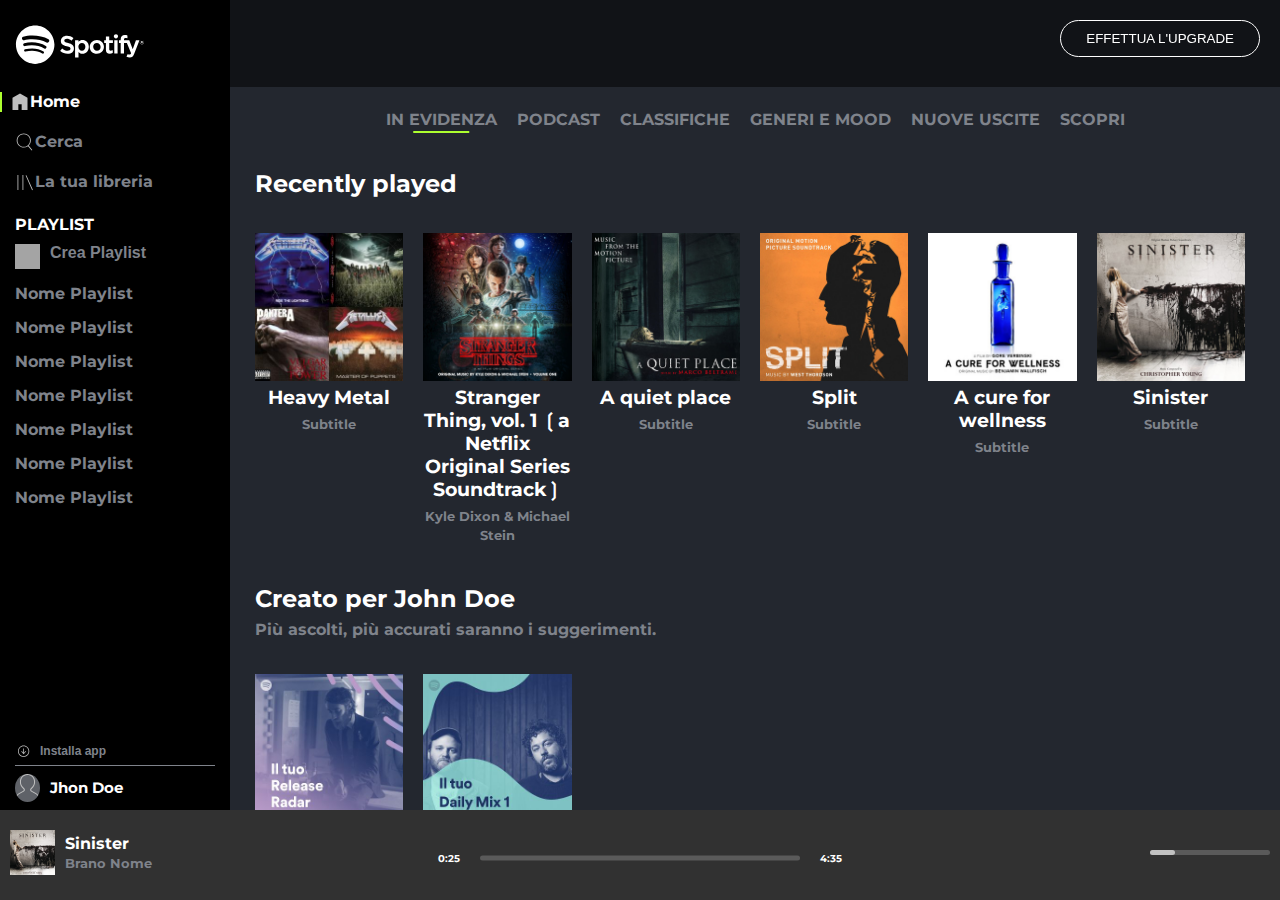
<file: index.html>
<!DOCTYPE html>
<html lang="en">
<head>
    <meta charset="UTF-8">
    <meta name="viewport" content="width=device-width, initial-scale=1.0">
    <!-- Google Font -->
    <link rel="preconnect" href="https://fonts.googleapis.com">
    <link rel="preconnect" href="https://fonts.gstatic.com" crossorigin>
    <link href="https://fonts.googleapis.com/css2?family=Montserrat:ital,wght@0,100..900;1,100..900&display=swap" rel="stylesheet">
    <!-- /Google Font -->
    <!-- Font Awesome -->
    <link rel="stylesheet" href="https://cdnjs.cloudflare.com/ajax/libs/font-awesome/6.5.1/css/all.min.css" integrity="sha512-DTOQO9RWCH3ppGqcWaEA1BIZOC6xxalwEsw9c2QQeAIftl+Vegovlnee1c9QX4TctnWMn13TZye+giMm8e2LwA==" crossorigin="anonymous" referrerpolicy="no-referrer" />
    <!-- /Font Awesome -->
    <!-- Favicon -->
    <link rel="icon" href="./img/favicon.ico" />
    <!-- F/avicon -->
    <title>Spotify Web</title>
    <link rel="stylesheet" href="style.css">
</head>
<body>
    <main class="flex">
        <!-- Nav menù section -->
        <nav class="flex aside-clmn">
            <button class="btn logo visible">
                <img src="./img/logo.svg" alt="Logo Spotify">
            </button>
            <a id="small-logo" href="#">
                <img class="hidden" src="./img/logo-small.svg" alt="Logo">
            </a>
            <!-- Nav Main Section -->
            <section class="nav-main">
                <section class="visible">
                    <ul>
                        <li>
                            <a href="#" class="border-green-left flex algn-itms hover-white">
                                <img src="./img/home.svg" alt="Home">
                                <span id="home">Home</span>
                            </a>
                        </li>
                        <li> 
                            <a href="#" class="flex algn-itms hover-white">
                                <img src="./img/search.svg" alt="Search">
                                <span>Cerca</span>
                            </a>
                        </li>
                        <li>
                            <a href="#" class="flex algn-itms hover-white">
                                <img src="./img/libreria.svg" alt="Your library">
                                <span>La tua libreria</span>
                            </a>
                        </li>
                    </ul>
                </section>
                <section class="hidden">
                    <ul>
                        <li>
                            <a href="#">
                                <img src="./img/home.svg" alt="Home">
                            </a>
                        </li>
                        <li>
                            <a href="#">
                                <img src="./img/search.svg" alt="Search">
                            </a>
                        </li>
                        <li>
                            <a href="#">
                                <img src="./img/libreria.svg" alt="Library">
                            </a>
                        </li>
                    </ul>
                </section>
            </section>
            <!-- /Nav Main Section -->

            <!-- Section Playlist -->
            <section class="visible playlist flex grow">
                <h5>PLAYLIST</h5>
                <button class="btn flex algn-itms jst-cntr">
                    <a href="#" class="flex hover-white">
                        <i class="fa-solid fa-plus flex jst-cntr algn-itms"></i>
                        <span>Crea Playlist</span>
                    </a>
                </button>
                <ul>
                    <li><a href="#" class="hover-white">Nome Playlist</a></li>
                    <li><a href="#" class="hover-white">Nome Playlist</a></li>
                    <li><a href="#" class="hover-white">Nome Playlist</a></li>
                    <li><a href="#" class="hover-white">Nome Playlist</a></li>
                    <li><a href="#" class="hover-white">Nome Playlist</a></li>
                    <li><a href="#" class="hover-white">Nome Playlist</a></li>
                    <li><a href="#" class="hover-white">Nome Playlist</a></li>
                </ul>
            </section>
            <!-- /Section Playlist -->

            <!-- Download Section -->
            <section class="download">
                <section class="visible">
                    <button class="btn">
                        <a  class="hover-white flex algn-itms" href="#">
                            <img src="./img/download.svg" alt="Download">
                            <span>Installa app</span>
                        </a>
                    </button>
                    <div class="user">
                        <a class="flex algn-itms" href="#">
                            <img class="profile-img" src="./img/profile.svg" alt="User">
                            <Span> Jhon Doe</Span>
                        </a>
                    </div>
                </section>
                <section class="hidden">
                    <a href="#"><img src="./img/download.svg" alt="Download"></a>
                    <a href="#"><img class="profile-img" src="./img/profile.svg" alt="User"></a>
                </section>
            </section>
            <!-- /Download Section -->

        </nav>
        <!-- /Nav menù section -->

        <!-- In Evidence Section -->
        <section class="in-evidence">
            <!-- Upgrade Section -->
            <div class="upgrade">
                <button class="btn round-btn"><a href="#">EFFETTUA L'UPGRADE</a></button>
            </div>
            <!-- /Upgrade Section -->

            <!-- In Evidence nav Section -->
            <ul class="flex jst-cntr gap-20">
                <li><a href="#" class="border-green-bot hover-white">IN EVIDENZA</a></li>
                <li><a href="#" class="hover-white">PODCAST</a></li>
                <li><a href="#" class="hover-white">CLASSIFICHE</a></li>
                <li><a href="#" class="hover-white">GENERI E MOOD</a></li>
                <li><a href="#" class="hover-white">NUOVE USCITE</a></li>
                <li><a href="#" class="hover-white">SCOPRI</a></li>
            </ul>
            <!-- /In Evidence nav Section -->

            <div class="container">

                <!-- Recently played Section -->
                <section>
                    <h2>Recently played</h2>
                    <div class="row txt-cntr">
                        <div class="card-6">
                            <a href="#">
                                <div class="anchor">
                                    <img src="./img/metal_lifting.jpg" alt="Recently played">
                                    <div class="play-hover">
                                        <i class="fa-regular fa-circle-play"></i>
                                    </div>
                                </div>
                                    <h3>Heavy Metal</h3>
                                    <small>Subtitle</small>
                            </a>
                        </div>
                        <div class="card-6">
                            <a href="#">
                                <div class="anchor">
                                    <img src="./img/stranger.jpeg" alt="Recently played">
                                    <div class="play-hover">
                                        <i class="fa-regular fa-circle-play"></i>
                                    </div>
                                </div>
                                <h3>Stranger Thing, vol. 1 &#10098;a Netflix Original Series Soundtrack&#10099;</h3>
                                <small>Kyle Dixon & Michael Stein</small>
                            </a>
                        </div>
                        <div class="card-6">
                            <a href="#">
                                <div class="anchor">
                                    <img src="./img/aquietplace.jpeg" alt="Recently played">
                                    <div class="play-hover">
                                        <i class="fa-regular fa-circle-play"></i>
                                    </div>
                                </div>
                                <h3>A quiet place</h3>
                                <small>Subtitle</small>
                            </a>
                        </div>
                        <div class="card-6">
                            <a href="#">
                                <div class="anchor">
                                    <img src="./img/split.jpeg" alt="Recently played">
                                    <div class="play-hover">
                                        <i class="fa-regular fa-circle-play"></i>
                                    </div>
                                </div>
                                <h3>Split</h3>
                                <small>Subtitle</small>
                            </a>
                        </div>
                        <div class="card-6">
                            <a href="#">
                                <div class="anchor">
                                    <img src="./img/cure.jpeg" alt="Recently played">
                                    <div class="play-hover">
                                        <i class="fa-regular fa-circle-play"></i>
                                    </div>
                                </div>
                                <h3>A cure for wellness</h3>
                                <small>Subtitle</small>
                            </a>
                        </div>
                        <div class="card-6">
                            <a href="#">
                                <div class="anchor">
                                    <img src="./img/sinister.jpeg" alt="Recently played">
                                    <div class="play-hover">
                                        <i class="fa-regular fa-circle-play"></i>
                                    </div>
                                </div>
                                <h3>Sinister</h3>
                                <small>Subtitle</small>
                            </a>
                        </div>
                    </div>
                </section>
                <!-- /Recently played Section -->

                <!-- Created for Section -->
                <section>
                    <h2>Creato per John Doe</h2>
                    <p>Più ascolti, più accurati saranno i suggerimenti.</p>
                    <div class="row txt-cntr">
                        <div class="card-6">
                            <a href="#">
                                <div class="anchor">
                                    <img src="./img/radar.jpeg" alt="Release Radar">
                                    <div class="play-hover">
                                        <i class="fa-regular fa-circle-play"></i>
                                    </div>
                                </div>
                                <h3>Release Radar</h3>
                            </a>
                        </div>
                        <div class="card-6">
                            <a href="#">
                                <div class="anchor">
                                    <img src="./img/mixdaily.jpeg" alt="Daily Mix 1">
                                    <div class="play-hover">
                                        <i class="fa-regular fa-circle-play"></i>
                                    </div>
                                </div>
                                <h3>Daily Mix 1</h3>
                            </a>
                        </div>
                    </div>
                </section>
                <!-- /Created for Section -->

                <!-- Artists Section -->
                <section>
                    <h2>Artisti più popolari</h2>
                    <p>Più ascolti, più accurati saranno i suggerimenti.</p>
                    <div class="row txt-cntr">
                        <div class="card-6">
                            <a href="#">
                                <div class="anchor">
                                    <img class="card-6-rounded" src="./img/youg.jpeg" alt="Lana del rey">
                                    <div class="play-hover">
                                        <i class="fa-regular fa-circle-play"></i>
                                    </div>
                                </div>
                                <h3>Lana Del Rey</h3>
                            </a>
                        </div>
                        <div class="card-6">
                            <a href="#">
                                <div class="anchor">
                                    <img class="card-6-rounded" src="./img/einaudi.jpeg" alt="Einaudi">
                                    <div class="play-hover">
                                        <i class="fa-regular fa-circle-play"></i>
                                    </div>
                                </div>
                                <h3>Einaudi</h3>
                            </a>
                        </div>  
                    </div>
                </section>
                <!-- /Artists Section -->

            </div>
        </section>
        <!-- /In Evidence Section -->
    </main>
    <footer>
        <div class="footer-menu flex jst-btwn algn-itms">
            <!-- Now Playing -->
            <div class="playing flex algn-itms gap-20">
                <div class="flex gap-10 algn-itms">
                    <img src="./img/sinister.jpeg" alt="Sinister">
                    <div>
                        <h4>Sinister</h4>
                        <small class="hover-white">Brano Nome</small>
                    </div>
                </div>
                <div id="footer-block" class="gap-10 flex algn-itms">
                    <div><i class="fa-regular fa-heart hover-white"></i></div>
                    <div><i class="fa-regular fa-folder hover-white"></i></div>
                </div>
            </div>
            <!-- /Now Playing -->

            <!-- Songs menu -->
            <div class="songs-menu">
                <div class="footer-button algn-itms flex gap-20 jst-cntr">
                    <i class="fa-solid fa-shuffle"></i>
                    <i class="fa-solid fa-backward-step"></i>
                    <i class="fa-regular fa-circle-play"></i>
                    <i class="fa-solid fa-forward-step"></i>
                    <i class="fa-solid fa-rotate-right"></i>
                </div>
                <div class="time-bar flex algn-itms gap-20">
                    <span>0:25</span>
                    <div class="bar flex algn-itms">
                        <div class="grey-bar hover-bar"></div>
                        <i class="fa-solid fa-circle"></i>
                    </div>
                    <span>4:35</span>
                </div>
                <!-- <audio controls src="/sound/bagpipe-music.mp3"></audio> -->
            </div>  
            <!-- /Songs menu -->

            <!-- Audio volume -->
            <div class="audio flex algn-itms gap-10">
                <i class="fa-solid fa-bars hover-white"></i>
                <i class="fa-solid fa-desktop hover-white"></i>
                <i class="fa-solid fa-volume-high hover-white"></i>
                <div class="volume-bar flex algn-itms">
                    <div class="grey-volume"></div>
                    <i class="fa-solid fa-circle"></i>
                </div>
            </div>
            <!-- /Audio volume -->
        </div>
        
    </footer>
    
</body>
</html>
</file>
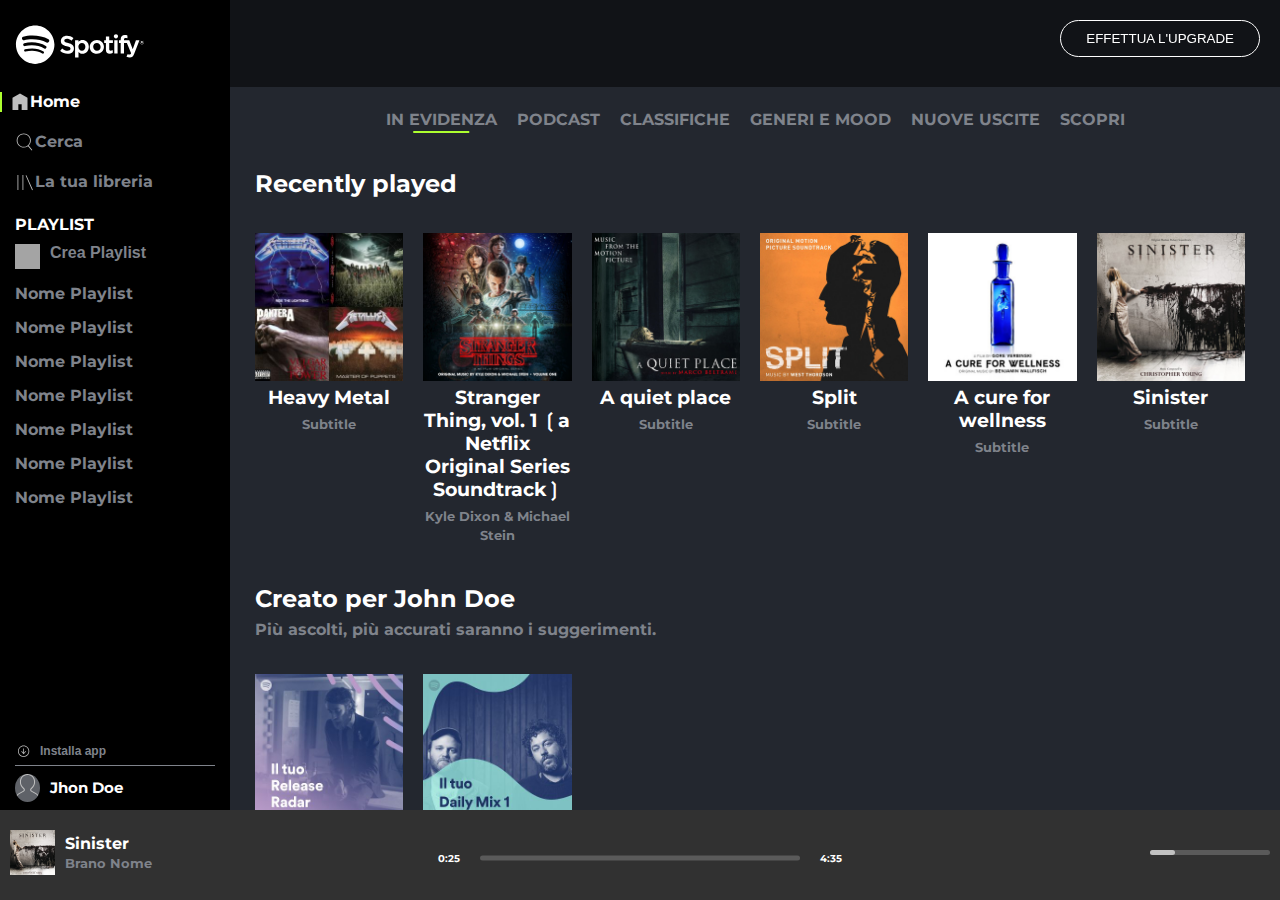
<file: spotifyweb-animated/index.html>
<!DOCTYPE html>
<html lang="en">
<head>
    <meta charset="UTF-8">
    <meta name="viewport" content="width=device-width, initial-scale=1.0">
    <!-- Google Font -->
    <link rel="preconnect" href="https://fonts.googleapis.com">
    <link rel="preconnect" href="https://fonts.gstatic.com" crossorigin>
    <link href="https://fonts.googleapis.com/css2?family=Montserrat:ital,wght@0,100..900;1,100..900&display=swap" rel="stylesheet">
    <!-- /Google Font -->
    <!-- Font Awesome -->
    <link rel="stylesheet" href="https://cdnjs.cloudflare.com/ajax/libs/font-awesome/6.5.1/css/all.min.css" integrity="sha512-DTOQO9RWCH3ppGqcWaEA1BIZOC6xxalwEsw9c2QQeAIftl+Vegovlnee1c9QX4TctnWMn13TZye+giMm8e2LwA==" crossorigin="anonymous" referrerpolicy="no-referrer" />
    <!-- /Font Awesome -->
    <!-- Favicon -->
    <link rel="icon" href="./img/favicon.ico" />
    <!-- F/avicon -->
    <title>Spotify Web</title>
    <link rel="stylesheet" href="style.css">
</head>
<body>
    <main class="flex">
        <!-- Nav menù section -->
        <nav class="flex aside-clmn">
            <button class="btn logo visible">
                <img src="./img/logo.svg" alt="Logo Spotify">
            </button>
            <a id="small-logo" href="#">
                <img class="hidden" src="./img/logo-small.svg" alt="Logo">
            </a>
            <!-- Nav Main Section -->
            <section class="nav-main">
                <section class="visible">
                    <ul>
                        <li>
                            <a href="#" class="border-green-left flex algn-itms hover-white">
                                <img src="./img/home.svg" alt="Home">
                                <span id="home">Home</span>
                            </a>
                        </li>
                        <li> 
                            <a href="#" class="flex algn-itms hover-white">
                                <img src="./img/search.svg" alt="Search">
                                <span>Cerca</span>
                            </a>
                        </li>
                        <li>
                            <a href="#" class="flex algn-itms hover-white">
                                <img src="./img/libreria.svg" alt="Your library">
                                <span>La tua libreria</span>
                            </a>
                        </li>
                    </ul>
                </section>
                <section class="hidden">
                    <ul>
                        <li>
                            <a href="#">
                                <img src="./img/home.svg" alt="Home">
                            </a>
                        </li>
                        <li>
                            <a href="#">
                                <img src="./img/search.svg" alt="Search">
                            </a>
                        </li>
                        <li>
                            <a href="#">
                                <img src="./img/libreria.svg" alt="Library">
                            </a>
                        </li>
                    </ul>
                </section>
            </section>
            <!-- /Nav Main Section -->

            <!-- Section Playlist -->
            <section class="visible playlist flex grow">
                <h5>PLAYLIST</h5>
                <button class="btn flex algn-itms jst-cntr">
                    <a href="#" class="flex hover-white">
                        <i class="fa-solid fa-plus flex jst-cntr algn-itms"></i>
                        <span>Crea Playlist</span>
                    </a>
                </button>
                <ul>
                    <li><a href="#" class="hover-white">Nome Playlist</a></li>
                    <li><a href="#" class="hover-white">Nome Playlist</a></li>
                    <li><a href="#" class="hover-white">Nome Playlist</a></li>
                    <li><a href="#" class="hover-white">Nome Playlist</a></li>
                    <li><a href="#" class="hover-white">Nome Playlist</a></li>
                    <li><a href="#" class="hover-white">Nome Playlist</a></li>
                    <li><a href="#" class="hover-white">Nome Playlist</a></li>
                </ul>
            </section>
            <!-- /Section Playlist -->

            <!-- Download Section -->
            <section class="download">
                <section class="visible">
                    <button class="btn">
                        <a  class="hover-white flex algn-itms" href="#">
                            <img src="./img/download.svg" alt="Download">
                            <span>Installa app</span>
                        </a>
                    </button>
                    <div class="user">
                        <a class="flex algn-itms" href="#">
                            <img class="profile-img" src="./img/profile.svg" alt="User">
                            <Span> Jhon Doe</Span>
                        </a>
                    </div>
                </section>
                <section class="hidden">
                    <a href="#"><img src="./img/download.svg" alt="Download"></a>
                    <a href="#"><img class="profile-img" src="./img/profile.svg" alt="User"></a>
                </section>
            </section>
            <!-- /Download Section -->

        </nav>
        <!-- /Nav menù section -->

        <!-- In Evidence Section -->
        <section class="in-evidence">
            <!-- Upgrade Section -->
            <div class="upgrade">
                <button class="btn round-btn"><a href="#">EFFETTUA L'UPGRADE</a></button>
            </div>
            <!-- /Upgrade Section -->

            <!-- In Evidence nav Section -->
            <ul class="flex jst-cntr gap-20">
                <li><a href="#" class="full-color border-green-bot hover-white">IN EVIDENZA</a></li>
                <li><a href="#" class="full-color hover-white">PODCAST</a></li>
                <li><a href="#" class="full-color hover-white">CLASSIFICHE</a></li>
                <li><a href="#" class="full-color hover-white">GENERI E MOOD</a></li>
                <li><a href="#" class="full-color hover-white">NUOVE USCITE</a></li>
                <li><a href="#" class="full-color hover-white">SCOPRI</a></li>
            </ul>
            <!-- /In Evidence nav Section -->

            <div class="container">

                <!-- Recently played Section -->
                <section>
                    <h2>Recently played</h2>
                    <div class="row txt-cntr rotate-square">
                        <div class="card-6">
                            <a href="#">
                                <div class="anchor">
                                    <img src="./img/metal_lifting.jpg" alt="Recently played">
                                    <div class="play-hover">
                                        <i class="fa-regular fa-circle-play"></i>
                                    </div>
                                </div>
                                    <h3>Heavy Metal</h3>
                                    <small>Subtitle</small>
                            </a>
                        </div>
                        <div class="card-6">
                            <a href="#">
                                <div class="anchor">
                                    <img src="./img/stranger.jpeg" alt="Recently played">
                                    <div class="play-hover">
                                        <i class="fa-regular fa-circle-play"></i>
                                    </div>
                                </div>
                                <h3>Stranger Thing, vol. 1 &#10098;a Netflix Original Series Soundtrack&#10099;</h3>
                                <small>Kyle Dixon & Michael Stein</small>
                            </a>
                        </div>
                        <div class="card-6">
                            <a href="#">
                                <div class="anchor">
                                    <img src="./img/aquietplace.jpeg" alt="Recently played">
                                    <div class="play-hover">
                                        <i class="fa-regular fa-circle-play"></i>
                                    </div>
                                </div>
                                <h3>A quiet place</h3>
                                <small>Subtitle</small>
                            </a>
                        </div>
                        <div class="card-6">
                            <a href="#">
                                <div class="anchor">
                                    <img src="./img/split.jpeg" alt="Recently played">
                                    <div class="play-hover">
                                        <i class="fa-regular fa-circle-play"></i>
                                    </div>
                                </div>
                                <h3>Split</h3>
                                <small>Subtitle</small>
                            </a>
                        </div>
                        <div class="card-6">
                            <a href="#">
                                <div class="anchor">
                                    <img src="./img/cure.jpeg" alt="Recently played">
                                    <div class="play-hover">
                                        <i class="fa-regular fa-circle-play"></i>
                                    </div>
                                </div>
                                <h3>A cure for wellness</h3>
                                <small>Subtitle</small>
                            </a>
                        </div>
                        <div class="card-6">
                            <a href="#">
                                <div class="anchor">
                                    <img src="./img/sinister.jpeg" alt="Recently played">
                                    <div class="play-hover">
                                        <i class="fa-regular fa-circle-play"></i>
                                    </div>
                                </div>
                                <h3>Sinister</h3>
                                <small>Subtitle</small>
                            </a>
                        </div>
                    </div>
                </section>
                <!-- /Recently played Section -->

                <!-- Created for Section -->
                <section>
                    <h2>Creato per John Doe</h2>
                    <p>Più ascolti, più accurati saranno i suggerimenti.</p>
                    <div class="row txt-cntr rotate-square">
                        <div class="card-6">
                            <a href="#">
                                <div class="anchor">
                                    <img src="./img/radar.jpeg" alt="Release Radar">
                                    <div class="play-hover">
                                        <i class="fa-regular fa-circle-play"></i>
                                    </div>
                                </div>
                                <h3>Release Radar</h3>
                            </a>
                        </div>
                        <div class="card-6">
                            <a href="#">
                                <div class="anchor">
                                    <img src="./img/mixdaily.jpeg" alt="Daily Mix 1">
                                    <div class="play-hover">
                                        <i class="fa-regular fa-circle-play"></i>
                                    </div>
                                </div>
                                <h3>Daily Mix 1</h3>
                            </a>
                        </div>
                    </div>
                </section>
                <!-- /Created for Section -->

                <!-- Artists Section -->
                <section>
                    <h2>Artisti più popolari</h2>
                    <p>Più ascolti, più accurati saranno i suggerimenti.</p>
                    <div class="row txt-cntr">
                        <div class="card-6">
                            <a href="#">
                                <div class="anchor">
                                    <img class="card-6-rounded" src="./img/youg.jpeg" alt="Lana del rey">
                                    <div class="play-hover">
                                        <i class="fa-regular fa-circle-play"></i>
                                    </div>
                                </div>
                                <h3>Lana Del Rey</h3>
                            </a>
                        </div>
                        <div class="card-6">
                            <a href="#">
                                <div class="anchor">
                                    <img class="card-6-rounded" src="./img/einaudi.jpeg" alt="Einaudi">
                                    <div class="play-hover">
                                        <i class="fa-regular fa-circle-play"></i>
                                    </div>
                                </div>
                                <h3>Einaudi</h3>
                            </a>
                        </div>  
                    </div>
                </section>
                <!-- /Artists Section -->

            </div>
        </section>
        <!-- /In Evidence Section -->
    </main>
    <footer>
        <div class="footer-menu flex jst-btwn algn-itms">
            <!-- Now Playing -->
            <div class="playing flex algn-itms gap-20">
                <div class="flex gap-10 algn-itms">
                    <img src="./img/sinister.jpeg" alt="Sinister">
                    <div>
                        <h4>Sinister</h4>
                        <small class="hover-white">Brano Nome</small>
                    </div>
                </div>
                <div id="footer-block" class="gap-10 flex algn-itms">
                    <div><i class="fa-regular fa-heart hover-white"></i></div>
                    <div><i class="fa-regular fa-folder hover-white"></i></div>
                </div>
            </div>
            <!-- /Now Playing -->

            <!-- Songs menu -->
            <div class="songs-menu">
                <div class="footer-button algn-itms flex gap-20 jst-cntr">
                    <i class="fa-solid fa-shuffle"></i>
                    <i class="fa-solid fa-backward-step"></i>
                    <i class="fa-regular fa-circle-play"></i>
                    <i class="fa-solid fa-forward-step"></i>
                    <i class="fa-solid fa-rotate-right"></i>
                </div>
                <div class="time-bar flex algn-itms gap-20">
                    <span>0:25</span>
                    <div class="bar flex algn-itms">
                        <div class="grey-bar hover-bar"></div>
                        <i class="fa-solid fa-circle"></i>
                    </div>
                    <span>4:35</span>
                </div>
            </div>  
            <!-- /Songs menu -->

            <!-- Audio volume -->
            <div class="audio flex algn-itms gap-10">
                <i class="fa-solid fa-bars hover-white"></i>
                <i class="fa-solid fa-desktop hover-white"></i>
                <i class="fa-solid fa-volume-high hover-white"></i>
                <div class="volume-bar flex algn-itms">
                    <div class="grey-volume"></div>
                    <i class="fa-solid fa-circle"></i>
                </div>
            </div>
            <!-- /Audio volume -->
        </div>
        
    </footer>
    
</body>
</html>
</file>
<file: style.css>
/* #region ---- Reset ---- */
*{
    margin: 0;
    padding: 0;
    box-sizing: border-box;
}
/* #endregion ---- Reset ---- */

/* #region ---- Flex-rules ---- */

.flex{
    display: flex;
}

.row{
    display: flex;
    flex-wrap: wrap;
    margin-left: -10px;
    margin-right: -10px;
}

.jst-btwn{
    justify-content: space-between;
}

.jst-cntr{
    justify-content: center;
}
.algn-itms{
    align-items: center;
}
.aside-clmn{
    flex-direction: column;
}
.grow{
    flex-grow: 1;
}

/* #endregion ---- Flex-rules ---- */

/* #region ---- Typography ---- */

body{
    color: #7f838b;
    font-family: "Montserrat", sans-serif;
    font-weight: 700;
}
h2 , h3 , h4{
    color: white;
}
h3{
    padding: 5px 0;
}
h5{
    color: white;
    font-size: 16px;
}
.txt-cntr{
    text-align: center;
}

/* #endregion ---- Typography ---- */

/* #region ---- General ---- */

.hover-white:hover{
    color: white;
}
main{
    height: calc(100vh - 90px);
}
img{
    width: 100%;
}
a{
    text-decoration: none;
    color: #7f838b;
}
ul{
    list-style: none;
}
.gap-10{
    gap: 10px;
}
.gap-20{
    gap: 20px;
}
.container{
    padding: 40px 35px 0 25px ;
}
.card-6{
    width: calc(100% / 6);
    padding: 10px ;
}
.card-6-rounded{
    border-radius: 50%;
}
p{
    padding-top: 7px;
}
.visible{
    display: block;
}
.hidden{
    display: none;
}
i , li , .hover-white , .play-hover{
    cursor: pointer;
}



/* #endregion ---- General ---- */

/* #region ---- Buttons ---- */

.btn{
    color: white;
    border: transparent;
    background: none;
    cursor: pointer;
}
.round-btn{
    border: 1px solid white;
    border-radius: 50px;
    padding: 10px 25px;
}

/* #endregion ---- Buttons ---- */

/* #region ---- Nav Main ---- */

main .aside-clmn{
    overflow-y: hidden;
}
.logo{
    padding: 15px 0;
    max-width: 130px;
}
main nav{
    background-color: black;
    min-width: 230px;
    padding: 10px 15px 0;
}
#home{
    color: white;
}
main nav button{
    background-color: black;
}
.nav-main li img{
    max-width: 20px;
    min-height: 20px;
    filter: opacity(0.75);
}
li:hover img{
    filter: opacity(1)
}
.nav-main li{
    padding: 10px 0;
}
.border-green{
    border: 2px solid #adff2f ;
}
.border-green-left{
    margin-left: -5px;
    position: relative;
}
.border-green-left::before{
    content: '';
    position: absolute;
    border-left: 2px solid #ADFF2F;
    left: -10px;
    bottom: 50%;
    transform: translate(0 , 50%);
    height: 100%;
}
.border-green-bot{
    position: relative;
}
.border-green-bot::before{
    content: '';
    position: absolute;
    left: 50%;
    bottom: -5px;
    transform: translate(-50% , -50%);
    width: 50%;
    border-bottom: 2px solid #adff2f ;
}
.nav-main .hidden img{
    min-width: 25px;
    min-height: 25px;
}
main .hidden li{
    padding: 2px 0;
}
main .hidden ul{
    margin-top: 10px;
}

/* #region ---- Nav Main-Media Query ---- */

@media screen and (max-width: 600px){
    .nav-main{
        display: flex;
        flex-direction: column;
        flex-grow: 1;
    }
    main .aside-clmn{
        align-items: center;
    }
    main nav #small-logo{
        min-width: 30px;
        min-height: 30px;
    }
}
/* #endregion ---- Nav Main-Media Query ---- */

/* #endregion ---- Nav Main ---- */

/* #region ---- Playlist Section ---- */

.playlist{
    padding: 8px 0;
    overflow-y: hidden;
}
.playlist button{
    margin-bottom: 10px;
}
.playlist ul{
    overflow-y: auto;
    height: calc(100% - 80px);
}
.playlist h5, .playlist button{
    padding: 5px 0;
}
.playlist button i{
    background-color: #a4a4a4;
    min-height: 25px;
    min-width: 25px;
    font-size: 16px;
    color: black;
}
.playlist span{
    color: #7f838b;
    padding-left: 10px;
    font-weight: 700;
    font-size: 16px;
}
.playlist li{
    padding-bottom: 15px;
}
.playlist button:hover a > i{
    background-color: white;
}
.playlist button:hover a > span{
    color: white;
}

/* #endregion ---- Playlist Section ---- */

/* #region ---- Download Section ---- */

.download img{
    max-width: 15px;
    filter: opacity(0.75);
}
.download .btn:hover img{
    filter: opacity(1);
}
.download button{
    width: 100%;
    border-bottom: 1px solid #7f838b;
    padding: 6px 0;
}
.download a{
    gap: 10px;
    font-weight: 700;
    font-size: 12px;
}
.user a{
    color: white;
    font-size: 15px;
}
.user{
    padding: 8px 0;
}
.download .profile-img{
    background-color: #7f838b;
    border-radius: 50%;
    min-width:  25px;
    min-height: 25px;
    overflow: hidden;
    text-align: center;
}
.download .hidden img{
    min-height: 15px;
    min-width: 15px;
    margin-left: -1px;
}
.download .hidden .profile-img{
    min-height: 25px;
    min-width: 25px; 
}
/* #region ---- Download-Media Query ---- */

@media screen and (max-width: 600px){
    .download .hidden i{
        color: white;
        overflow: hidden;
    }
    .download .hidden *{
        margin: 5px 0;
    }
    .download .hidden{
        text-align: center;
    }
}

/* #endregion ---- Download-Media Query ---- */

/* #endregion ---- Download Section ---- */

/* #region ---- In evidence section ---- */

main .in-evidence{
    background-color: #23272f;
    width: 100%;
    overflow-y: auto;
}
.upgrade{
    background-color: rgba(0, 0, 0, 0.5);
    padding: 20px 20px 30px 0;
    text-align: end;
    position: fixed;
    width: calc(100% - 230px);
    max-height: 90px;
    z-index: 10;
}
.upgrade a{
    color: white;
}
.in-evidence ul{
    padding-top: 110px;
    flex-wrap: wrap;
}
.in-evidence .border-green{
    border-bottom: 1px;
}
.in-evidence .container .row{
    margin-top: 25px;
    margin-bottom: 30px;
}
.anchor{
    position: relative;
}
.anchor img{
    display: block;
}
.play-hover{
    position: absolute;
    left: 0;
    top: 0;
    bottom: 0;
    right: 0;
    background-color: rgba(0, 0, 0, 0.5);
    font-size: 70px;
    color: white;
    display: none;
}
.card-6-rounded ~ .play-hover{
    border-radius: 50%;
}
.play-hover i{
    position: absolute;
    top: 50%;
    left: 50%;
    transform: translate(-50% , -50%);
}
.card-6:hover .play-hover{
    display: block;
}
.in-evidence button:hover{
    transform: scale(1.2);
}
/* #region ---- In evidence-Media Query ---- */

@media screen and (max-width: 1100px){
    .card-6{
        width: 25%;
    }
    .play-hover{
        font-size: 50px;
    }
    
}
@media screen and (max-width: 700px){
    .card-6{
        width: 50%;
    }
}
@media screen and (max-width: 600px){
    .upgrade{
        width: calc(100% - 50px);
    }
    .in-evidence button:hover{
        transform: scale(1.1);
    }
}
/* #endregion ---- In Evidence-Media Query ---- */

/* #endregion ---- In evidence section ---- */

/* #region ---- Footer section ---- */

footer{
    background-color: #313131;
    min-height: 90px;
    padding: 20px 10px 0;
    position: fixed;
    width: 100%;
    bottom: 0;
    z-index: 99;
}
footer .footer-menu .playing small:hover{
    text-decoration: underline;
}
footer .playing img{
    max-width: 45px;
    max-height: 45px;
}
.bar , .volume-bar{
    background-color: #5a5a5a;
    height: 5px;
    border-radius: 10px;
    cursor: pointer;
}
.bar{
    width: 25vw;
}
.grey-bar, .grey-volume{
    background-color: #c1c1c1;
    height: 5px;
    /* min-width: 85px; */
    width: 0;
    border-radius: 10px;
}
.grey-bar{
    animation: load 60s normal forwards;
}
@keyframes load{
    0% { width: 0; }
    100% { width: 25vw; }
}
.hover-bar:hover,
.audio .grey-volume:hover,
.bar:hover .hover-bar,
.volume-bar:hover .grey-volume{
    background-color: #adff2f;
}
footer .time-bar .bar i,
footer .audio .volume-bar i{
    color: white;
    display: none;
}
footer .time-bar .bar .hover-bar:hover + i,
footer .audio .volume-bar .grey-volume:hover + i,
.bar:hover .hover-bar + i,
.volume-bar:hover .grey-volume + i{
    display: block;
}
footer .time-bar span{
    color: white;
    font-weight: 700;
    font-size: 10px;
}
footer .footer-button{
    padding-bottom: 10px;
    font-size: 18px;
    color: white;
}
footer .footer-button .fa-circle-play{
    font-size: 30px;
}
footer .footer-button i:hover{
    transform: scale(1.2);
}
.audio .volume-bar{
    min-width: 120px;
}
.audio .grey-volume{
    min-width: 25px;
}
footer .footer-menu{
    position: relative;
}
footer .songs-menu{
    position: absolute;
    top: 50%;
    left: 50%;
    transform: translate(-50% , -50%);
}

/* #region ---- Footer Media Query ---- */

@media screen and (max-width: 1100px){
    .audio .volume-bar{
        min-width: 120px;
    }
    .audio .grey-volume{
        min-width: 25px;
    }
}

@media screen and (max-width: 700px){
    footer .bar .grey-bar{
        min-width: 30px;
    }
    .audio .volume-bar{
        min-width: 105px;
    }
    .audio .grey-volume{
        min-width: 20px;
    }
    #footer-block{
        display: block;
    }
    .songs-menu .footer-button{
        gap: 25px;
    }
    .footer-menu .playing img{
        max-width: 40px;
        max-height: 40px;
    }
    footer .time-bar .bar i,
    footer .audio .volume-bar i{
        font-size: 12px;
    }

}
@media screen and (max-width: 600px){
    footer .bar .grey-bar{
        min-width: 25px;
    }
    .audio .volume-bar{
        min-width: 85px;
    }
    .audio .grey-volume{
        min-width: 20px;
    }
    footer .footer-menu .playing small{
        width: 50%;
        display: inline-block;
    }
    #footer-block{
        position: relative;
        left: -20px;
    }
}

/* #endregion ---- Footer Media Query ---- */

/* #endregion ---- Footer section ---- */

/* #region ---- General Media Query ---- */

@media screen and (max-width: 600px){
    .hidden{
        display: block;
    }
    .visible{
        display: none;
    }
    main nav{
        min-width: 50px;
    }
}

/* #endregion ---- General Media Query ---- */
</file>
<file: spotifyweb-animated/style.css>
/* #region ---- Reset ---- */
*{
    margin: 0;
    padding: 0;
    box-sizing: border-box;
}
/* #endregion ---- Reset ---- */

/* #region ---- Flex-rules ---- */

.flex{
    display: flex;
}

.row{
    display: flex;
    flex-wrap: wrap;
    margin-left: -10px;
    margin-right: -10px;
}

.jst-btwn{
    justify-content: space-between;
}

.jst-cntr{
    justify-content: center;
}
.algn-itms{
    align-items: center;
}
.aside-clmn{
    flex-direction: column;
}
.grow{
    flex-grow: 1;
}

/* #endregion ---- Flex-rules ---- */

/* #region ---- Typography ---- */

body{
    color: #7f838b;
    font-family: "Montserrat", sans-serif;
    font-weight: 700;
}
h2 , h3 , h4{
    color: white;
}
h3{
    padding: 5px 0;
}
h5{
    color: white;
    font-size: 16px;
}
.txt-cntr{
    text-align: center;
}

/* #endregion ---- Typography ---- */

/* #region ---- General ---- */

.hover-white:hover{
    color: white;
}
main{
    height: calc(100vh - 90px);
}
img{
    width: 100%;
}
a{
    text-decoration: none;
    color: #7f838b;
}
ul{
    list-style: none;
}
.gap-10{
    gap: 10px;
}
.gap-20{
    gap: 20px;
}
.container{
    padding: 40px 35px 0 25px ;
}
.card-6{
    width: calc(100% / 6);
    padding: 10px ;
}
.card-6-rounded{
    border-radius: 50%;
}
p{
    padding-top: 7px;
}
.visible{
    display: block;
}
.hidden{
    display: none;
}
i , li , .hover-white , .play-hover{
    cursor: pointer;
}



/* #endregion ---- General ---- */

/* #region ---- Buttons ---- */

.btn{
    color: white;
    border: transparent;
    background: none;
    cursor: pointer;
}
.round-btn{
    border: 1px solid white;
    border-radius: 50px;
    padding: 10px 25px;
}

/* #endregion ---- Buttons ---- */

/* #region ---- Nav Main ---- */

main .aside-clmn{
    overflow-y: hidden;
}
.logo{
    padding: 15px 0;
    max-width: 130px;
}
main nav{
    background-color: black;
    min-width: 230px;
    padding: 10px 15px 0;
}
#home{
    color: white;
}
main nav button{
    background-color: black;
}
.nav-main li img{
    max-width: 20px;
    min-height: 20px;
    filter: opacity(0.75);
}
li:hover img{
    filter: opacity(1)
}
.nav-main li{
    padding: 10px 0;
}
.border-green{
    border: 2px solid #adff2f ;
}
.border-green-left{
    margin-left: -5px;
    position: relative;
}
.border-green-left::before{
    content: '';
    position: absolute;
    border-left: 2px solid #ADFF2F;
    left: -10px;
    bottom: 50%;
    transform: translate(0 , 50%);
    height: 100%;
}
.border-green-bot{
    position: relative;
}
.border-green-bot::before{
    content: '';
    position: absolute;
    left: 50%;
    bottom: -5px;
    transform: translate(-50% , -50%);
    width: 50%;
    border-bottom: 2px solid #adff2f ;
}
.nav-main .hidden img{
    min-width: 25px;
    min-height: 25px;
}
main .hidden li{
    padding: 2px 0;
}
main .hidden ul{
    margin-top: 10px;
}

/* #region ---- Nav Main-Media Query ---- */

@media screen and (max-width: 600px){
    .nav-main{
        display: flex;
        flex-direction: column;
        flex-grow: 1;
    }
    main .aside-clmn{
        align-items: center;
    }
    main nav #small-logo{
        min-width: 30px;
        min-height: 30px;
    }
}
/* #endregion ---- Nav Main-Media Query ---- */

/* #endregion ---- Nav Main ---- */

/* #region ---- Playlist Section ---- */

.playlist{
    padding: 8px 0;
    overflow-y: hidden;
}
.playlist button{
    margin-bottom: 10px;
}
.playlist ul{
    overflow-y: auto;
    height: calc(100% - 80px);
}
.playlist h5, .playlist button{
    padding: 5px 0;
}
.playlist button i{
    background-color: #a4a4a4;
    min-height: 25px;
    min-width: 25px;
    font-size: 16px;
    color: black;
}
.playlist span{
    color: #7f838b;
    padding-left: 10px;
    font-weight: 700;
    font-size: 16px;
}
.playlist li{
    padding-bottom: 15px;
}
.playlist button:hover a > i{
    background-color: white;
}
.playlist button:hover a > span{
    color: white;
}

/* #endregion ---- Playlist Section ---- */

/* #region ---- Download Section ---- */

.download img{
    max-width: 15px;
    filter: opacity(0.75);
}
.download .btn:hover img{
    filter: opacity(1);
}
.download button{
    width: 100%;
    border-bottom: 1px solid #7f838b;
    padding: 6px 0;
}
.download a{
    gap: 10px;
    font-weight: 700;
    font-size: 12px;
}
.user a{
    color: white;
    font-size: 15px;
}
.user{
    padding: 8px 0;
}
.download .profile-img{
    background-color: #7f838b;
    border-radius: 50%;
    min-width:  25px;
    min-height: 25px;
    overflow: hidden;
    text-align: center;
}
.download .hidden img{
    min-height: 15px;
    min-width: 15px;
    margin-left: -1px;
}
.download .hidden .profile-img{
    min-height: 25px;
    min-width: 25px; 
}
/* #region ---- Download-Media Query ---- */

@media screen and (max-width: 600px){
    .download .hidden i{
        color: white;
        overflow: hidden;
    }
    .download .hidden *{
        margin: 5px 0;
    }
    .download .hidden{
        text-align: center;
    }
}

/* #endregion ---- Download-Media Query ---- */

/* #endregion ---- Download Section ---- */

/* #region ---- In evidence section ---- */

main .in-evidence{
    background-color: #23272f;
    width: 100%;
    overflow-y: auto;
}
.upgrade{
    background-color: rgba(0, 0, 0, 0.5);
    padding: 20px 20px 30px 0;
    text-align: end;
    position: fixed;
    width: calc(100% - 230px);
    max-height: 90px;
    z-index: 10;
}
.upgrade a{
    color: white;
}
.in-evidence ul{
    padding-top: 110px;
    flex-wrap: wrap;
}
.in-evidence .border-green{
    border-bottom: 1px;
}
.in-evidence .container .row{
    margin-top: 25px;
    margin-bottom: 30px;
}
.anchor{
    position: relative;
}
.anchor img{
    display: block;
}
.play-hover{
    position: absolute;
    left: 0;
    top: 0;
    bottom: 0;
    right: 0;
    background-color: rgba(0, 0, 0, 0.5);
    font-size: 70px;
    color: white;
    display: none;
}
.rotate-square .card-6:hover .anchor,
.card-6:hover .anchor .card-6-rounded,
.card-6:hover .anchor  .card-6-rounded ~ .play-hover{
    transform: rotate(360deg);
    transition: 3s;
    border: #adff2f 2px solid;
    box-shadow: rgba(0, 0, 0, 0.56) 0px 22px 70px 4px;
    animation: zoom-in-out 3s normal;
    animation-delay: 3s;
    z-index: 1;
}
.card-6-rounded ~ .play-hover{
    border-radius: 50%;
}
.play-hover i{
    position: absolute;
    top: 50%;
    left: 50%;
    transform: translate(-50% , -50%);
}
.card-6:hover .play-hover{
    display: block;
}
.in-evidence button:hover{
    transform: scale(1.2);
}
.full-color:hover{
    animation: full-color 1s normal forwards;
}
/* #region ---- In evidence-Keyframes ---- */
@keyframes full-color{
    0%{
        color: white;
    }
    100%{
        color: #adff2f;
    }
}
@keyframes zoom-in-out{
    0%{
        transform: scale(1, 1);
    }
    50%{
        transform: scale(1.5, 1.5);
    }
    100%{
        transform: scale(1, 1);
    }
}
/* #endregion ---- In evidence-Keyframes ---- */

/* #region ---- In evidence-Media Query ---- */

@media screen and (max-width: 1100px){
    .card-6{
        width: 25%;
    }
    .play-hover{
        font-size: 50px;
    }
    
}
@media screen and (max-width: 700px){
    .card-6{
        width: 50%;
    }
}
@media screen and (max-width: 600px){
    .upgrade{
        width: calc(100% - 50px);
    }
    .in-evidence button:hover{
        transform: scale(1.1);
    }
}
/* #endregion ---- In Evidence-Media Query ---- */

/* #endregion ---- In evidence section ---- */

/* #region ---- Footer section ---- */

footer{
    background-color: #313131;
    min-height: 90px;
    padding: 20px 10px 0;
    position: fixed;
    width: 100%;
    bottom: 0;
    z-index: 99;
}
footer .footer-menu .playing small:hover{
    text-decoration: underline;
}
footer .playing img{
    max-width: 45px;
    max-height: 45px;
}
.bar , .volume-bar{
    background-color: #5a5a5a;
    height: 5px;
    border-radius: 10px;
    cursor: pointer;
}
.bar{
    width: 25vw;
}
.grey-bar, .grey-volume{
    background-color: #c1c1c1;
    height: 5px;
    /* min-width: 85px; */
    width: 0;
    border-radius: 10px;
}
.grey-bar{
    animation: load 60s normal forwards;
}
@keyframes load{
    0% { width: 0; }
    100% { width: 25vw; }
}
.hover-bar:hover,
.audio .grey-volume:hover,
.bar:hover .hover-bar,
.volume-bar:hover .grey-volume{
    background-color: #adff2f;
}
footer .time-bar .bar i,
footer .audio .volume-bar i{
    color: white;
    display: none;
}
footer .time-bar .bar .hover-bar:hover + i,
footer .audio .volume-bar .grey-volume:hover + i,
.bar:hover .hover-bar + i,
.volume-bar:hover .grey-volume + i{
    display: block;
}
footer .time-bar span{
    color: white;
    font-weight: 700;
    font-size: 10px;
}
footer .footer-button{
    padding-bottom: 10px;
    font-size: 18px;
    color: white;
}
footer .footer-button .fa-circle-play{
    font-size: 30px;
}
footer .footer-button i:hover{
    transform: scale(1.2);
}
.audio .volume-bar{
    min-width: 120px;
}
.audio .grey-volume{
    min-width: 25px;
}
footer .footer-menu{
    position: relative;
}
footer .songs-menu{
    position: absolute;
    top: 50%;
    left: 50%;
    transform: translate(-50% , -50%);
}

/* #region ---- Footer Media Query ---- */

@media screen and (max-width: 1100px){
    .audio .volume-bar{
        min-width: 120px;
    }
    .audio .grey-volume{
        min-width: 25px;
    }
}

@media screen and (max-width: 700px){
    footer .bar .grey-bar{
        min-width: 30px;
    }
    .audio .volume-bar{
        min-width: 105px;
    }
    .audio .grey-volume{
        min-width: 20px;
    }
    #footer-block{
        display: block;
    }
    .songs-menu .footer-button{
        gap: 25px;
    }
    .footer-menu .playing img{
        max-width: 40px;
        max-height: 40px;
    }
    footer .time-bar .bar i,
    footer .audio .volume-bar i{
        font-size: 12px;
    }

}
@media screen and (max-width: 600px){
    footer .bar .grey-bar{
        min-width: 25px;
    }
    .audio .volume-bar{
        min-width: 85px;
    }
    .audio .grey-volume{
        min-width: 20px;
    }
    footer .footer-menu .playing small{
        width: 50%;
        display: inline-block;
    }
    #footer-block{
        position: relative;
        left: -20px;
    }
}

/* #endregion ---- Footer Media Query ---- */

/* #endregion ---- Footer section ---- */

/* #region ---- General Media Query ---- */

@media screen and (max-width: 600px){
    .hidden{
        display: block;
    }
    .visible{
        display: none;
    }
    main nav{
        min-width: 50px;
    }
}

/* #endregion ---- General Media Query ---- */
</file>
